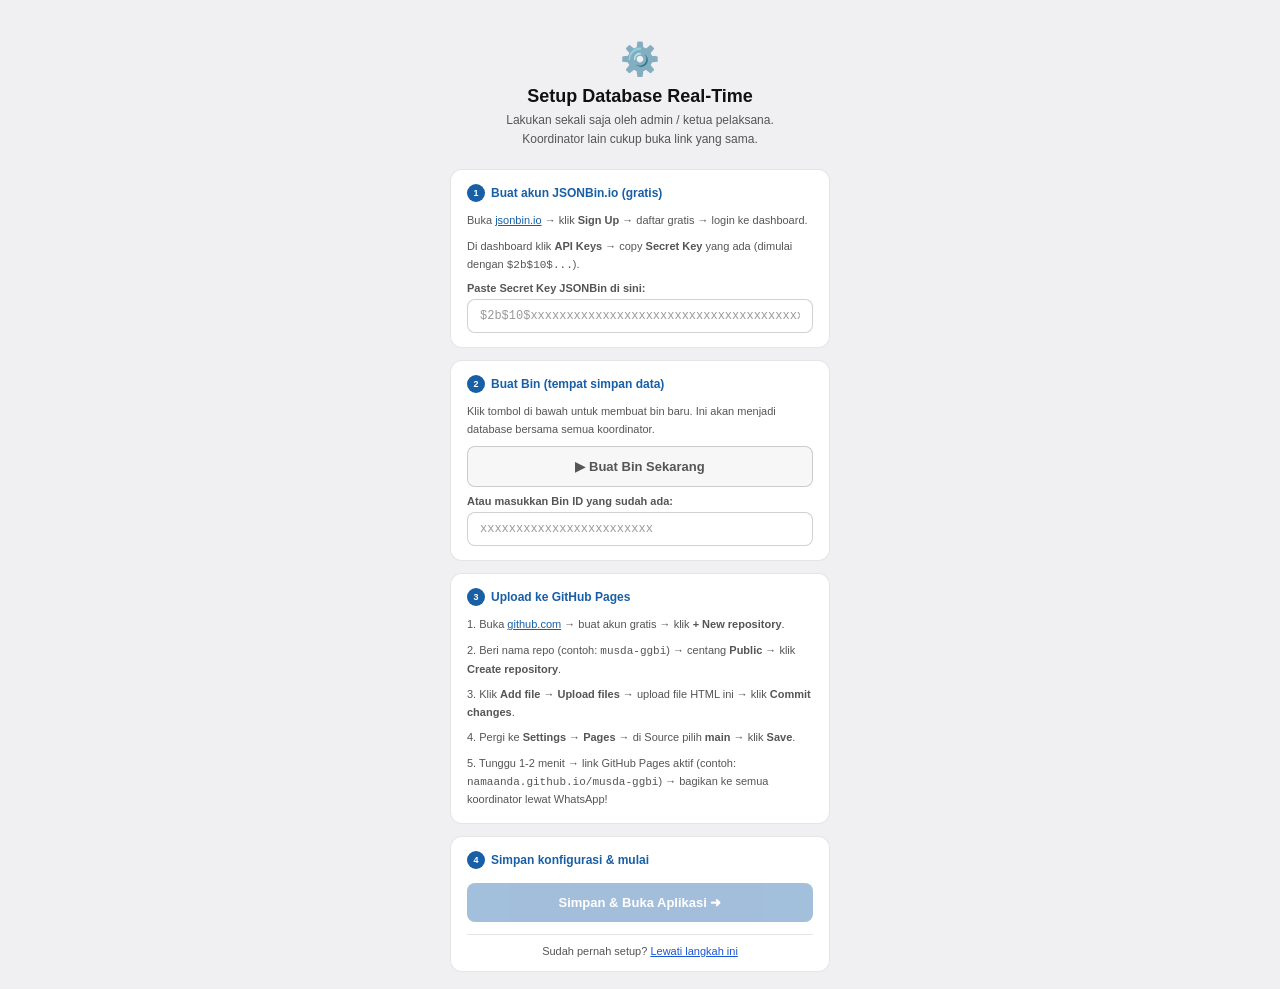
<file: musda_koordinator_realtime_v2.html>
<!DOCTYPE html>
<html lang="id">
<head>
<meta charset="UTF-8">
<meta name="viewport" content="width=device-width, initial-scale=1, maximum-scale=1">
<title>Koordinator Musda GGBI Jatengbagut</title>
<style>
*{box-sizing:border-box;margin:0;padding:0;-webkit-tap-highlight-color:transparent}
:root{
  --bg:#fff;--bg2:#f7f7f8;--bg3:#f0f0f2;--bgi:#eff6ff;
  --txt:#111;--txt2:#555;--txt3:#999;
  --txti:#1a56d6;
  --bdr:rgba(0,0,0,.10);--bdr2:rgba(0,0,0,.18);
  --r:8px;--rl:12px;
  --bl:#185FA5;--bli:#E6F1FB;--blm:#0C447C;
  --gr:#0F6E56;--gri:#E1F5EE;
  --am:#854F0B;--ami:#FAEEDA;
  --re:#993C1D;--rei:#FAECE7;
  --pu:#534AB7;--pui:#EEEDFE;
  --na:#0C447C;--nai:#B5D4F4;
  --gy:#5F5E5A;--gyi:#F1EFE8;
}
body{font-family:-apple-system,BlinkMacSystemFont,'Segoe UI',sans-serif;background:#f0f0f2;color:var(--txt)}
.app{max-width:420px;margin:0 auto;min-height:100vh;display:flex;flex-direction:column}

/* SETUP SCREEN */
.setup-wrap{flex:1;padding:20px;display:flex;flex-direction:column;gap:12px;min-height:100vh}
.setup-head{text-align:center;padding:20px 0 8px}
.setup-ico{font-size:32px;margin-bottom:8px}
.setup-title{font-size:18px;font-weight:600;margin-bottom:4px}
.setup-sub{font-size:12px;color:var(--txt2);line-height:1.6}
.setup-card{background:var(--bg);border:.5px solid var(--bdr);border-radius:var(--rl);padding:14px 16px}
.setup-card-title{font-size:12px;font-weight:600;color:var(--bl);margin-bottom:10px;display:flex;align-items:center;gap:6px}
.step-num{width:18px;height:18px;border-radius:50%;background:var(--bl);color:#fff;font-size:9px;font-weight:700;display:flex;align-items:center;justify-content:center;flex-shrink:0}
.step-row{display:flex;align-items:flex-start;gap:8px;margin-bottom:8px}
.step-row:last-child{margin-bottom:0}
.step-txt{font-size:11px;color:var(--txt2);line-height:1.6;flex:1}
.step-txt a{color:var(--bl);font-weight:500}
.inp-lbl{font-size:11px;font-weight:600;color:var(--txt2);margin-bottom:5px}
.inp{width:100%;padding:9px 12px;border-radius:var(--r);border:1px solid var(--bdr2);background:var(--bg);font-size:12px;color:var(--txt);font-family:monospace;outline:none}
.inp:focus{border-color:var(--bl)}
.inp::placeholder{color:var(--txt3);font-family:inherit}
.btn-setup{width:100%;padding:12px;background:var(--bl);color:#fff;border:none;border-radius:var(--r);font-size:13px;font-weight:600;cursor:pointer;margin-top:4px}
.btn-setup:disabled{opacity:.4;cursor:not-allowed}
.btn-setup.secondary{background:var(--bg2);color:var(--txt2);border:.5px solid var(--bdr2);margin-top:0}
.test-result{font-size:11px;padding:8px 10px;border-radius:var(--r);margin-top:8px;display:none}
.test-ok{background:var(--gri);color:var(--gr)}
.test-err{background:var(--rei);color:var(--re)}
.divider{border:none;border-top:.5px solid var(--bdr);margin:4px 0}

/* TOPBAR */
.top{background:var(--bg);border-bottom:.5px solid var(--bdr);padding:10px 14px;position:sticky;top:0;z-index:30}
.top-row{display:flex;align-items:flex-start;justify-content:space-between}
.top-title{font-size:13px;font-weight:600}
.top-sub{font-size:10px;color:var(--txt2);margin-top:1px}
.sync-row{display:flex;align-items:center;gap:4px;justify-content:flex-end}
.sdot{width:7px;height:7px;border-radius:50%;background:#A32D2D}
.sdot.ok{background:#15803d}
.sdot.spin{background:#854F0B;animation:pulse 1s infinite}
@keyframes pulse{0%,100%{opacity:1}50%{opacity:.3}}
.slbl{font-size:10px;color:var(--txt2)}
.top-pct{font-size:11px;font-weight:600;color:var(--bl);text-align:right;margin-top:2px}
.prog-bar{height:3px;background:var(--bdr);border-radius:2px;margin-top:7px;overflow:hidden}
.prog-fill{height:100%;border-radius:2px;background:var(--bl);transition:width .5s}

/* LOGIN */
.login-wrap{flex:1;display:flex;flex-direction:column;align-items:center;justify-content:center;padding:20px;min-height:75vh}
.login-ico{font-size:28px;margin-bottom:8px}
.login-title{font-size:16px;font-weight:600;text-align:center;margin-bottom:4px}
.login-sub{font-size:12px;color:var(--txt2);text-align:center;margin-bottom:18px;line-height:1.5}
.sgrid{display:grid;grid-template-columns:1fr 1fr;gap:8px;width:100%;margin-bottom:12px}
.sp{background:var(--bg);border:1.5px solid var(--bdr);border-radius:var(--rl);padding:10px 6px;cursor:pointer;text-align:center;transition:all .15s}
.sp.sel{border-width:2px}
.sp:active{transform:scale(.97)}
.sp-ico{font-size:20px;margin-bottom:3px}
.sp-name{font-size:11px;font-weight:600}
.ninp{width:100%;padding:10px 12px;border-radius:var(--r);border:1px solid var(--bdr2);background:var(--bg);font-size:13px;color:var(--txt);margin-bottom:10px;outline:none}
.ninp:focus{border-color:var(--bl)}
.btn-login{width:100%;padding:12px;background:var(--bl);color:#fff;border:none;border-radius:var(--r);font-size:13px;font-weight:600;cursor:pointer}
.btn-login:disabled{opacity:.4;cursor:not-allowed}
.link-setup{text-align:center;margin-top:10px;font-size:11px;color:var(--txti);cursor:pointer;text-decoration:underline}

/* PAGES */
.pages{flex:1}
.page{display:none;padding:10px;overflow-y:auto;height:calc(100vh - 115px)}
.page.on{display:block}

/* BNAV */
.bnav{background:var(--bg);border-top:.5px solid var(--bdr);display:flex;position:sticky;bottom:0;z-index:20}
.nb{flex:1;display:flex;flex-direction:column;align-items:center;padding:7px 2px 10px;border:none;background:transparent;cursor:pointer;gap:2px}
.nb-ico{font-size:18px;line-height:1}
.nb-lbl{font-size:9px;color:var(--txt3)}
.nb.on .nb-lbl{color:var(--bl);font-weight:600}

/* CARDS */
.card{background:var(--bg);border:.5px solid var(--bdr);border-radius:var(--rl);margin-bottom:8px;overflow:hidden}
.card-head{padding:10px 12px;display:flex;align-items:center;justify-content:space-between;cursor:pointer;user-select:none}
.card-head:active{background:var(--bg2)}
.ch-l{display:flex;align-items:flex-start;gap:8px}
.ch-dot{width:9px;height:9px;border-radius:50%;flex-shrink:0;margin-top:3px}
.ch-name{font-size:12px;font-weight:600}
.ch-sub{font-size:10px;color:var(--txt2);margin-top:1px}
.ch-r{display:flex;align-items:center;gap:5px}
.pct-sm{font-size:12px;font-weight:600}
.mbar{width:44px;height:4px;background:var(--bdr);border-radius:2px;overflow:hidden}
.mfill{height:100%;border-radius:2px;transition:width .4s}
.chev{font-size:10px;color:var(--txt3);transition:transform .2s;margin-left:2px}
.chev.op{transform:rotate(90deg)}

/* TASK */
.tl{border-top:.5px solid var(--bdr)}
.tr{display:flex;align-items:flex-start;gap:8px;padding:9px 12px;border-bottom:.5px solid var(--bdr);user-select:none}
.tr:last-child{border-bottom:none}
.tr.can{cursor:pointer}
.tr.can:active{background:var(--bg2)}
.chk{width:20px;height:20px;border-radius:5px;border:1.5px solid var(--bdr2);flex-shrink:0;display:flex;align-items:center;justify-content:center;font-size:11px;transition:all .15s;background:var(--bg)}
.chk.done{background:#0F6E56;border-color:#0F6E56;color:#fff}
.chk.rdone{background:var(--bli);border-color:var(--bl);color:var(--blm)}
.ttxt{font-size:11px;line-height:1.5;flex:1}
.ttxt.done{color:var(--txt3);text-decoration:line-through}
.tlock{font-size:9px;color:var(--txt3);margin-top:2px}

/* STATS */
.sgrid2{display:grid;grid-template-columns:repeat(2,minmax(0,1fr));gap:8px;margin-bottom:10px}
.sc{background:var(--bg2);border-radius:var(--r);padding:10px 12px}
.sl{font-size:10px;color:var(--txt2);margin-bottom:3px}
.sn{font-size:22px;font-weight:600}
.ss{font-size:10px;color:var(--txt3);margin-top:1px}

/* HERO */
.hero{border-radius:var(--rl);padding:14px;margin-bottom:10px;color:#fff}
.hero-lbl{font-size:11px;opacity:.8}
.hero-name{font-size:16px;font-weight:600;margin-top:2px}
.hero-pct{font-size:36px;font-weight:600;margin-top:4px}
.hero-bar{height:6px;background:rgba(0,0,0,.15);border-radius:3px;overflow:hidden;margin-top:8px}
.hero-bfill{height:100%;border-radius:3px;background:rgba(255,255,255,.7);transition:width .4s}
.hero-info{font-size:10px;opacity:.75;margin-top:5px}

/* ACTIVITY */
.fi{display:flex;gap:8px;padding:8px 12px;border-bottom:.5px solid var(--bdr)}
.fi:last-child{border-bottom:none}
.fdot{width:7px;height:7px;border-radius:50%;flex-shrink:0;margin-top:4px}
.fwho{font-size:11px;font-weight:600}
.ftxt{font-size:11px;color:var(--txt2);line-height:1.4;margin-top:1px}
.ftime{font-size:10px;color:var(--txt3);margin-top:2px}

/* ONLINE */
.opill{display:inline-flex;align-items:center;gap:4px;background:var(--bg2);border:.5px solid var(--bdr);border-radius:20px;padding:3px 8px;font-size:10px;color:var(--txt2);margin:0 3px 5px 0}
.opip{width:5px;height:5px;border-radius:50%}
.mybadge{font-size:9px;background:var(--bgi);color:var(--txti);padding:1px 5px;border-radius:10px;margin-left:3px}

/* CHAT */
.chat-list{padding:8px 0}
.mr{display:flex;gap:6px;padding:5px 10px;align-items:flex-end}
.mr.me{flex-direction:row-reverse}
.mav{width:24px;height:24px;border-radius:50%;display:flex;align-items:center;justify-content:center;font-size:9px;font-weight:700;flex-shrink:0;color:#fff}
.mb{max-width:78%;padding:8px 10px;border-radius:var(--rl);font-size:12px;line-height:1.5}
.mb.mine{background:var(--bgi);color:var(--txti);border-bottom-right-radius:3px}
.mb.other{background:var(--bg2);color:var(--txt);border-bottom-left-radius:3px}
.mwho{font-size:9px;color:var(--txt3);margin-top:2px}
.mwho.me-who{text-align:right}
.chat-bar{background:var(--bg);border-top:.5px solid var(--bdr);padding:8px 10px;display:flex;gap:6px;position:sticky;bottom:0}
.ci{flex:1;padding:9px 12px;border-radius:var(--r);border:1px solid var(--bdr2);background:var(--bg);font-size:12px;color:var(--txt);outline:none}
.ci:focus{border-color:var(--bl)}
.cs{padding:9px 14px;background:var(--bl);color:#fff;border:none;border-radius:var(--r);font-size:12px;font-weight:600;cursor:pointer}

.sec-lbl{font-size:10px;font-weight:600;color:var(--txt3);padding:3px 2px 6px;letter-spacing:.04em}
.empty{text-align:center;padding:32px 16px;font-size:12px;color:var(--txt3)}
.toast{position:fixed;bottom:72px;left:50%;transform:translateX(-50%);background:rgba(0,0,0,.8);color:#fff;border-radius:20px;padding:6px 16px;font-size:11px;opacity:0;transition:opacity .3s;pointer-events:none;z-index:100;white-space:nowrap}
.toast.show{opacity:1}
</style>
</head>
<body>
<div class="app" id="app">

<!-- TOPBAR (hidden until logged in) -->
<div class="top" id="topbar" style="display:none">
  <div class="top-row">
    <div><div class="top-title">Koordinator Musda GGBI Jatengbagut</div>
    <div class="top-sub">8 Juni 2025 &bull; Aula Frank Lewis, STT Baptis Indonesia</div></div>
    <div style="text-align:right">
      <div class="sync-row"><div class="sdot spin" id="sdot"></div><span class="slbl" id="slbl">Menghubungkan...</span></div>
      <div class="top-pct" id="tpct">0%</div>
    </div>
  </div>
  <div class="prog-bar"><div class="prog-fill" id="tpfill" style="width:0%"></div></div>
</div>

<!-- SETUP SCREEN -->
<div id="setup-screen">
<div class="setup-wrap">
  <div class="setup-head">
    <div class="setup-ico">&#9881;&#65039;</div>
    <div class="setup-title">Setup Database Real-Time</div>
    <div class="setup-sub">Lakukan sekali saja oleh admin / ketua pelaksana.<br>Koordinator lain cukup buka link yang sama.</div>
  </div>

  <div class="setup-card">
    <div class="setup-card-title"><div class="step-num">1</div> Buat akun JSONBin.io (gratis)</div>
    <div class="step-row"><div class="step-txt">Buka <a href="https://jsonbin.io" target="_blank">jsonbin.io</a> &rarr; klik <b>Sign Up</b> &rarr; daftar gratis &rarr; login ke dashboard.</div></div>
    <div class="step-row"><div class="step-txt">Di dashboard klik <b>API Keys</b> &rarr; copy <b>Secret Key</b> yang ada (dimulai dengan <code>$2b$10$...</code>).</div></div>
    <div class="inp-lbl">Paste Secret Key JSONBin di sini:</div>
    <input class="inp" id="inp-apikey" placeholder="$2b$10$xxxxxxxxxxxxxxxxxxxxxxxxxxxxxxxxxxxxxxxx..." maxlength="80">
  </div>

  <div class="setup-card">
    <div class="setup-card-title"><div class="step-num">2</div> Buat Bin (tempat simpan data)</div>
    <div class="step-row"><div class="step-txt">Klik tombol di bawah untuk membuat bin baru. Ini akan menjadi database bersama semua koordinator.</div></div>
    <button class="btn-setup secondary" id="btn-create-bin" onclick="createBin()">&#9654; Buat Bin Sekarang</button>
    <div class="test-result" id="bin-result"></div>
    <div style="height:8px"></div>
    <div class="inp-lbl">Atau masukkan Bin ID yang sudah ada:</div>
    <input class="inp" id="inp-binid" placeholder="xxxxxxxxxxxxxxxxxxxxxxxx" maxlength="30" oninput="checkSetup()">
  </div>

  <div class="setup-card">
    <div class="setup-card-title"><div class="step-num">3</div> Upload ke GitHub Pages</div>
    <div class="step-row"><div class="step-txt">1. Buka <a href="https://github.com" target="_blank">github.com</a> &rarr; buat akun gratis &rarr; klik <b>+ New repository</b>.</div></div>
    <div class="step-row"><div class="step-txt">2. Beri nama repo (contoh: <code>musda-ggbi</code>) &rarr; centang <b>Public</b> &rarr; klik <b>Create repository</b>.</div></div>
    <div class="step-row"><div class="step-txt">3. Klik <b>Add file &rarr; Upload files</b> &rarr; upload file HTML ini &rarr; klik <b>Commit changes</b>.</div></div>
    <div class="step-row"><div class="step-txt">4. Pergi ke <b>Settings &rarr; Pages</b> &rarr; di Source pilih <b>main</b> &rarr; klik <b>Save</b>.</div></div>
    <div class="step-row"><div class="step-txt">5. Tunggu 1-2 menit &rarr; link GitHub Pages aktif (contoh: <code>namaanda.github.io/musda-ggbi</code>) &rarr; bagikan ke semua koordinator lewat WhatsApp!</div></div>
  </div>

  <div class="setup-card">
    <div class="setup-card-title"><div class="step-num">4</div> Simpan konfigurasi &amp; mulai</div>
    <button class="btn-setup" id="btn-save-setup" onclick="saveSetup()" disabled>Simpan &amp; Buka Aplikasi &#10140;</button>
    <div class="test-result" id="setup-result"></div>
    <hr class="divider" style="margin-top:12px">
    <div style="text-align:center;margin-top:10px;font-size:11px;color:var(--txt2)">Sudah pernah setup? <span style="color:var(--txti);cursor:pointer;text-decoration:underline" onclick="skipSetup()">Lewati langkah ini</span></div>
  </div>
</div>
</div>

<!-- LOGIN SCREEN -->
<div id="login-screen" style="display:none">
  <div class="login-wrap">
    <div class="login-ico">&#9997;&#65039;</div>
    <div class="login-title">Masuk sebagai Koordinator</div>
    <div class="login-sub">Pilih seksi Anda. Progress akan tersinkron<br>real-time ke semua koordinator.</div>
    <div class="sgrid" id="seksi-grid"></div>
    <input class="ninp" id="ninp" placeholder="Nama koordinator Anda..." maxlength="30" oninput="chkLogin()">
    <button class="btn-login" id="btn-login" onclick="doLogin()" disabled>Masuk &#10140;</button>
    <div class="link-setup" onclick="showSetup()">&#9881; Ubah konfigurasi database</div>
  </div>
</div>

<!-- MAIN APP -->
<div id="main-screen" style="display:none">
  <div class="pages">
    <div class="page on" id="pg-home"><div id="hc"></div></div>
    <div class="page" id="pg-mine"><div style="height:8px"></div><div id="mc"></div></div>
    <div class="page" id="pg-all"><div style="height:8px"></div><div id="ac"></div></div>
    <div class="page" id="pg-chat">
      <div class="chat-list" id="chatlist"></div>
      <div class="chat-bar">
        <input class="ci" id="cinp" placeholder="Pesan ke semua koordinator..." maxlength="200">
        <button class="cs" onclick="sendChat()">Kirim</button>
      </div>
    </div>
  </div>
  <div class="bnav">
    <button class="nb on" onclick="nav('home',this)"><span class="nb-ico">&#127968;</span><span class="nb-lbl">Beranda</span></button>
    <button class="nb" onclick="nav('mine',this)"><span class="nb-ico">&#9989;</span><span class="nb-lbl">Seksi Saya</span></button>
    <button class="nb" onclick="nav('all',this)"><span class="nb-ico">&#128101;</span><span class="nb-lbl">Semua Seksi</span></button>
    <button class="nb" onclick="nav('chat',this)"><span class="nb-ico">&#128172;</span><span class="nb-lbl">Chat <span id="cbadge" style="display:none;background:#e24b4a;color:#fff;border-radius:10px;padding:0 4px;font-size:9px;margin-left:2px"></span></span></button>
  </div>
</div>

<div class="toast" id="toast"></div>
</div>

<script>
// ─── CONFIG ────────────────────────────────────────────────────
const SEKSI=[
  {id:'acara',name:'Acara & Persidangan',ico:'&#127909;',c:'#185FA5',li:'#E6F1FB',tasks:['Susun rundown detail menit per menit','Siapkan tata tertib & mekanisme sidang','Koordinasi pimpinan sidang & notulis','Gladi bersih seluruh susunan acara','Briefing panitia acara H-1','Pastikan semua sesi berjalan tepat waktu']},
  {id:'ibadah',name:'Ibadah & Rohani',ico:'&#128214;',c:'#534AB7',li:'#EEEDFE',tasks:['Koordinasi pendeta / pembicara firman','Susun liturgi ibadah pembukaan','Koordinasi tim musik & worship leader','Siapkan PPT, mic & perlengkapan ibadah','Gladi ibadah pembukaan & penutup','Siapkan doa berkat kepengurusan baru']},
  {id:'perlengkapan',name:'Perlengkapan & Logistik',ico:'&#128295;',c:'#854F0B',li:'#FAEEDA',tasks:['Konfirmasi booking Aula Frank Lewis','Siapkan & cek sound system dan mic','Siapkan LCD proyektor & layar','Atur tata letak meja & kursi 173 peserta','Pasang dekorasi & backdrop Musda','Test semua peralatan teknis H-1']},
  {id:'konsumsi',name:'Konsumsi',ico:'&#9749;',c:'#993C1D',li:'#FAECE7',tasks:['Koordinasi vendor coffee time 08.00','Konfirmasi menu makan siang 173 orang','Siapkan air mineral & minuman sidang','Atur titik distribusi konsumsi di aula','Briefing tim konsumsi hari-H','Pastikan konsumsi tersedia tepat waktu']},
  {id:'registrasi',name:'Registrasi & Tamu',ico:'&#128203;',c:'#0F6E56',li:'#E1F5EE',tasks:['Rekap data utusan gereja induk (110 org)','Rekap data utusan cabang & BPW (22 org)','Cetak name tag semua peserta','Siapkan meja registrasi & goodie bag','Briefing petugas registrasi','Kelola absensi & kuorum hari-H']},
  {id:'dokumentasi',name:'Dokumentasi & Publikasi',ico:'&#128247;',c:'#0C447C',li:'#B5D4F4',tasks:['Konfirmasi fotografer & videografer','Buat konten promosi Musda (poster dll)','Siapkan peralatan foto & video','Live update media sosial hari-H','Dokumentasi semua sesi penting','Kirim laporan foto ke BPD pasca Musda']},
  {id:'keamanan',name:'Keamanan',ico:'&#128737;',c:'#5F5E5A',li:'#F1EFE8',tasks:['Koordinasi petugas keamanan (2 orang)','Siapkan sistem & area parkir kendaraan','Siapkan kotak P3K & obat-obatan','Briefing tim keamanan H-1','Atur akses masuk & keamanan aula','Pantau ketertiban selama Musda']},
];

const JSONBIN_BASE = 'https://api.jsonbin.io/v3/b';
const LS_CFG = 'musda_cfg_v1';
const LS_ME  = 'musda_me_v1';

let CFG = {apiKey:'', binId:''};
let ME = null;
let openSec = {};
let curPage = 'home';
let lastData = null;
let lastChatLen = 0;
let pollTimer = null;
let writing = false;

// ─── HELPERS ────────────────────────────────────────────────────
function ts(){ return Date.now(); }
function ago(t){
  const d=Math.floor((ts()-t)/1000);
  if(d<5) return 'baru saja';
  if(d<60) return d+'d lalu';
  if(d<3600) return Math.floor(d/60)+'m lalu';
  if(d<86400) return Math.floor(d/3600)+'j lalu';
  return Math.floor(d/86400)+'hr lalu';
}
function initials(n){ return n.split(' ').map(w=>w[0]).join('').slice(0,2).toUpperCase(); }
function toast(msg, dur=2000){
  const t=document.getElementById('toast');
  t.textContent=msg; t.classList.add('show');
  setTimeout(()=>t.classList.remove('show'), dur);
}
function setSync(state, txt){
  const d=document.getElementById('sdot');
  const l=document.getElementById('slbl');
  if(!d||!l) return;
  d.className='sdot '+(state==='ok'?'ok':state==='err'?'':'spin');
  l.textContent=txt;
}

// ─── JSONBIN API ─────────────────────────────────────────────────
async function jbGet(){
  const r = await fetch(`${JSONBIN_BASE}/${CFG.binId}/latest`,{
    headers:{'X-Master-Key':CFG.apiKey,'X-Bin-Meta':'false'}
  });
  if(!r.ok) throw new Error('GET failed '+r.status);
  return r.json();
}
async function jbPut(data){
  const r = await fetch(`${JSONBIN_BASE}/${CFG.binId}`,{
    method:'PUT',
    headers:{'Content-Type':'application/json','X-Master-Key':CFG.apiKey,'X-Bin-Meta':'false'},
    body: JSON.stringify(data)
  });
  if(!r.ok) throw new Error('PUT failed '+r.status);
  return r.json();
}
async function jbCreate(apiKey){
  const initial = {tasks:{},online:{},activity:[],chat:[]};
  const r = await fetch(JSONBIN_BASE,{
    method:'POST',
    headers:{'Content-Type':'application/json','X-Master-Key':apiKey,'X-Bin-Versioning':'false'},
    body: JSON.stringify(initial)
  });
  if(!r.ok) throw new Error('Create failed '+r.status);
  const j = await r.json();
  return j.metadata?.id || j.id;
}

// ─── SETUP LOGIC ─────────────────────────────────────────────────
async function createBin(){
  const apiKey = document.getElementById('inp-apikey').value.trim();
  if(!apiKey){ alert('Masukkan API Key terlebih dahulu.'); return; }
  const btn = document.getElementById('btn-create-bin');
  const res = document.getElementById('bin-result');
  btn.disabled=true; btn.textContent='Membuat bin...';
  try{
    const binId = await jbCreate(apiKey);
    document.getElementById('inp-binid').value = binId;
    res.style.display='block'; res.className='test-result test-ok';
    res.innerHTML='&#10003; Bin berhasil dibuat! Bin ID: <b>'+binId+'</b>';
    checkSetup();
  } catch(e){
    res.style.display='block'; res.className='test-result test-err';
    res.textContent='&#10007; Gagal: '+e.message+'. Pastikan API Key benar.';
  }
  btn.disabled=false; btn.textContent='&#9654; Buat Bin Sekarang';
}

function checkSetup(){
  const k = document.getElementById('inp-apikey').value.trim();
  const b = document.getElementById('inp-binid').value.trim();
  document.getElementById('btn-save-setup').disabled = !(k && b.length >= 10);
}
document.getElementById('inp-apikey').addEventListener('input', checkSetup);

async function saveSetup(){
  const k = document.getElementById('inp-apikey').value.trim();
  const b = document.getElementById('inp-binid').value.trim();
  const res = document.getElementById('setup-result');
  const btn = document.getElementById('btn-save-setup');
  btn.disabled=true; btn.textContent='Menguji koneksi...';
  try{
    CFG = {apiKey:k, binId:b};
    await jbGet();
    localStorage.setItem(LS_CFG, JSON.stringify(CFG));
    res.style.display='block'; res.className='test-result test-ok';
    res.textContent='&#10003; Koneksi berhasil! Membuka aplikasi...';
    setTimeout(showLogin, 800);
  } catch(e){
    res.style.display='block'; res.className='test-result test-err';
    res.textContent='&#10007; Koneksi gagal: '+e.message+'. Periksa kembali API Key dan Bin ID.';
    btn.disabled=false; btn.textContent='Simpan & Buka Aplikasi &#10140;';
  }
}

function skipSetup(){
  const saved = localStorage.getItem(LS_CFG);
  if(saved){ CFG=JSON.parse(saved); showLogin(); }
  else{ alert('Belum ada konfigurasi tersimpan. Silakan setup terlebih dahulu.'); }
}

function showSetup(){
  document.getElementById('setup-screen').style.display='';
  document.getElementById('login-screen').style.display='none';
  document.getElementById('main-screen').style.display='none';
  document.getElementById('topbar').style.display='none';
  const saved = localStorage.getItem(LS_CFG);
  if(saved){ const c=JSON.parse(saved); document.getElementById('inp-apikey').value=c.apiKey||''; document.getElementById('inp-binid').value=c.binId||''; checkSetup(); }
}

function showLogin(){
  document.getElementById('setup-screen').style.display='none';
  document.getElementById('login-screen').style.display='';
  document.getElementById('main-screen').style.display='none';
  document.getElementById('topbar').style.display='none';
  buildSeksiGrid();
  const savedMe = localStorage.getItem(LS_ME);
  if(savedMe){ ME=JSON.parse(savedMe); startApp(); }
}

// ─── LOGIN ───────────────────────────────────────────────────────
function buildSeksiGrid(){
  document.getElementById('seksi-grid').innerHTML = SEKSI.map(s=>`
    <div class="sp" data-id="${s.id}" data-c="${s.c}" onclick="pickSeksi(this)">
      <div class="sp-ico">${s.ico}</div>
      <div class="sp-name" style="color:${s.c}">${s.name}</div>
    </div>`).join('');
}

function pickSeksi(el){
  document.querySelectorAll('.sp').forEach(e=>{e.classList.remove('sel');e.style.borderColor='rgba(0,0,0,.1)';});
  el.classList.add('sel'); el.style.borderColor=el.dataset.c;
  chkLogin();
}
function chkLogin(){
  const sel=document.querySelector('.sp.sel');
  const n=document.getElementById('ninp').value.trim();
  document.getElementById('btn-login').disabled=!(sel&&n.length>=2);
}
function doLogin(){
  const sel=document.querySelector('.sp.sel');
  const n=document.getElementById('ninp').value.trim();
  if(!sel||!n) return;
  ME={uid:sel.dataset.id+'_'+ts(), name:n, seksiId:sel.dataset.id};
  localStorage.setItem(LS_ME, JSON.stringify(ME));
  startApp();
}

// ─── APP ─────────────────────────────────────────────────────────
function startApp(){
  document.getElementById('login-screen').style.display='none';
  document.getElementById('setup-screen').style.display='none';
  document.getElementById('main-screen').style.display='';
  document.getElementById('topbar').style.display='';
  document.getElementById('cinp').addEventListener('keydown',e=>{if(e.key==='Enter')sendChat();});
  poll();
  pollTimer = setInterval(poll, 5000);
  setInterval(heartbeat, 20000);
}

async function heartbeat(){
  if(!ME||writing) return;
  try{
    const d = await jbGet();
    d.online = d.online||{};
    d.online[ME.uid] = {name:ME.name, seksi:ME.seksiId, color:getSeksi(ME.seksiId)?.c||'#888', ts:ts()};
    await jbPut(d);
  } catch(e){}
}

async function poll(){
  try{
    const d = await jbGet();
    const sig = JSON.stringify(d);
    setSync('ok', onlineList(d).length+' koordinator online');
    if(sig !== JSON.stringify(lastData)){
      lastData = d;
      render(d);
      if(curPage!=='chat'){
        const nc=(d.chat||[]).length;
        if(nc>lastChatLen){ const b=document.getElementById('cbadge'); b.style.display=''; b.textContent='+'+(nc-lastChatLen); }
      }
    }
  } catch(e){ setSync('err','Gagal sinkron'); }
}

function getSeksi(id){ return SEKSI.find(s=>s.id===id); }
function onlineList(d){ return Object.values(d.online||{}).filter(u=>(ts()-u.ts)<90000); }

function calcPct(d,sid){
  const s=getSeksi(sid); if(!s) return 0;
  const done=s.tasks.filter((_,i)=>d.tasks&&d.tasks[sid+'_'+i]).length;
  return Math.round(done/s.tasks.length*100);
}
function calcTotal(d){
  const all=SEKSI.flatMap(s=>s.tasks.map((_,i)=>!!(d.tasks&&d.tasks[s.id+'_'+i])));
  return Math.round(all.filter(Boolean).length/all.length*100);
}

async function toggleTask(sid,idx){
  if(!ME||ME.seksiId!==sid||writing) return;
  writing=true; setSync('spin','Menyimpan...');
  try{
    const d=await jbGet();
    const k=sid+'_'+idx;
    d.tasks=d.tasks||{};
    d.tasks[k]=!d.tasks[k];
    const s=getSeksi(sid);
    d.activity=d.activity||[];
    d.activity.unshift({who:ME.name,seksi:s.name,c:s.c,txt:(d.tasks[k]?'Selesai: ':'Batal: ')+'"'+s.tasks[idx]+'"',ts:ts()});
    if(d.activity.length>40) d.activity=d.activity.slice(0,40);
    d.online=d.online||{};
    d.online[ME.uid]={name:ME.name,seksi:ME.seksiId,color:s.c,ts:ts()};
    await jbPut(d);
    lastData=d; render(d);
    setSync('ok','Tersimpan');
    toast(d.tasks[k]?'&#10003; Task selesai!':'Task dibatalkan');
  } catch(e){ toast('Gagal menyimpan. Coba lagi.'); setSync('err','Gagal'); }
  writing=false;
}

async function sendChat(){
  const inp=document.getElementById('cinp');
  const msg=inp.value.trim(); if(!msg||!ME||writing) return;
  inp.value=''; writing=true;
  try{
    const d=await jbGet();
    d.chat=d.chat||[];
    d.chat.push({uid:ME.uid,name:ME.name,seksi:ME.seksiId,c:getSeksi(ME.seksiId)?.c||'#888',msg,ts:ts()});
    if(d.chat.length>80) d.chat=d.chat.slice(-80);
    await jbPut(d);
    lastData=d; render(d);
  } catch(e){ toast('Pesan gagal terkirim.'); }
  writing=false;
}

// ─── NAV ─────────────────────────────────────────────────────────
function nav(page,btn){
  document.querySelectorAll('.page').forEach(p=>p.classList.remove('on'));
  document.querySelectorAll('.nb').forEach(b=>b.classList.remove('on'));
  document.getElementById('pg-'+page).classList.add('on');
  if(btn) btn.classList.add('on');
  curPage=page;
  if(page==='chat'){ document.getElementById('cbadge').style.display='none'; lastChatLen=(lastData?.chat||[]).length; }
  if(lastData) render(lastData);
}
function toggleSection(id){ openSec[id]=openSec[id]===false; if(lastData) renderAll(lastData); }

// ─── RENDER ──────────────────────────────────────────────────────
function render(d){
  const pct=calcTotal(d);
  document.getElementById('tpfill').style.width=pct+'%';
  document.getElementById('tpct').textContent=pct+'%';
  if(curPage==='home') renderHome(d);
  else if(curPage==='mine') renderMine(d);
  else if(curPage==='all') renderAll(d);
  else if(curPage==='chat') renderChat(d);
}

function renderHome(d){
  const ol=onlineList(d);
  const pct=calcTotal(d);
  const done=SEKSI.flatMap(s=>s.tasks.map((_,i)=>!!(d.tasks&&d.tasks[s.id+'_'+i]))).filter(Boolean).length;
  const total=SEKSI.reduce((a,s)=>a+s.tasks.length,0);
  const days=Math.max(0,Math.ceil((new Date('2025-06-08')-new Date())/864e5));

  let h='<div style="height:8px"></div>';
  h+=`<div class="sgrid2">
    <div class="sc"><div class="sl">Progress total</div><div class="sn">${pct}%</div><div class="ss">semua seksi</div></div>
    <div class="sc"><div class="sl">Task selesai</div><div class="sn">${done}</div><div class="ss">dari ${total} task</div></div>
    <div class="sc"><div class="sl">Koordinator online</div><div class="sn">${ol.length}</div><div class="ss">dari 7 seksi</div></div>
    <div class="sc"><div class="sl">Sisa hari</div><div class="sn">${days}</div><div class="ss">menuju hari-H</div></div>
  </div>`;

  if(ol.length>0){
    h+=`<div class="sec-lbl">KOORDINATOR AKTIF SEKARANG</div><div style="padding:2px 0 8px;display:flex;flex-wrap:wrap">`;
    ol.forEach(u=>{ h+=`<div class="opill"><div class="opip" style="background:${u.color}"></div>${u.name}${u.id===ME?.uid?'<span class="mybadge">Saya</span>':''}</div>`; });
    h+=`</div>`;
  }

  h+=`<div class="sec-lbl">PROGRESS SEMUA SEKSI</div>`;
  SEKSI.forEach(s=>{
    const p=calcPct(d,s.id);
    const dn=s.tasks.filter((_,i)=>d.tasks&&d.tasks[s.id+'_'+i]).length;
    h+=`<div class="card" style="margin-bottom:6px">
      <div class="card-head" style="cursor:default;padding:9px 12px">
        <div class="ch-l"><div class="ch-dot" style="background:${s.c}"></div>
          <div><div class="ch-name">${s.name}</div><div class="ch-sub">${dn}/${s.tasks.length} task selesai</div></div>
        </div>
        <div class="ch-r">
          <span class="pct-sm" style="color:${s.c}">${p}%</span>
          <div class="mbar"><div class="mfill" style="width:${p}%;background:${s.c}"></div></div>
        </div>
      </div>
    </div>`;
  });

  const acts=(d.activity||[]).slice(0,6);
  if(acts.length>0){
    h+=`<div class="sec-lbl" style="margin-top:4px">AKTIVITAS TERKINI</div><div class="card"><div>`;
    acts.forEach(a=>{ h+=`<div class="fi"><div class="fdot" style="background:${a.c}"></div><div><div class="fwho">${a.who} <span style="font-weight:400;color:var(--txt2)">(${a.seksi})</span></div><div class="ftxt">${a.txt}</div><div class="ftime">${ago(a.ts)}</div></div></div>`; });
    h+=`</div></div>`;
  }
  document.getElementById('hc').innerHTML=h;
}

function renderMine(d){
  if(!ME) return;
  const s=getSeksi(ME.seksiId); if(!s) return;
  const pct=calcPct(d,s.id);
  const done=s.tasks.filter((_,i)=>d.tasks&&d.tasks[s.id+'_'+i]).length;
  let h=`<div class="hero" style="background:${s.c}">
    <div class="hero-lbl">Seksi saya</div>
    <div class="hero-name">${s.name}</div>
    <div class="hero-pct">${pct}%</div>
    <div class="hero-bar"><div class="hero-bfill" style="width:${pct}%"></div></div>
    <div class="hero-info">${done} dari ${s.tasks.length} task selesai &bull; ${ME.name}</div>
  </div>
  <div class="sec-lbl">TASK SEKSI SAYA &mdash; ketuk untuk update status</div>
  <div class="card"><div class="tl">`;
  s.tasks.forEach((t,i)=>{
    const dn=!!(d.tasks&&d.tasks[s.id+'_'+i]);
    h+=`<div class="tr can" onclick="toggleTask('${s.id}',${i})">
      <div class="chk ${dn?'done':''}">${dn?'&#10003;':''}</div>
      <div style="flex:1"><div class="ttxt ${dn?'done':''}">${t}</div>
      <div style="font-size:10px;color:${s.c};margin-top:2px">${s.name}</div></div>
    </div>`;
  });
  h+=`</div></div>`;
  document.getElementById('mc').innerHTML=h;
}

function renderAll(d){
  let h='';
  SEKSI.forEach(s=>{
    const pct=calcPct(d,s.id);
    const mine=ME&&ME.seksiId===s.id;
    const isOpen=openSec[s.id]!==false;
    const done=s.tasks.filter((_,i)=>d.tasks&&d.tasks[s.id+'_'+i]).length;
    h+=`<div class="card">
      <div class="card-head" onclick="toggleSection('${s.id}')">
        <div class="ch-l"><div class="ch-dot" style="background:${s.c}"></div>
          <div><div class="ch-name">${s.name}${mine?'<span class="mybadge" style="font-size:9px;background:#eff6ff;color:#1a56d6;padding:1px 5px;border-radius:10px;margin-left:4px">Saya</span>':''}</div>
          <div class="ch-sub">${done}/${s.tasks.length} task selesai</div></div>
        </div>
        <div class="ch-r">
          <span class="pct-sm" style="color:${s.c}">${pct}%</span>
          <div class="mbar"><div class="mfill" style="width:${pct}%;background:${s.c}"></div></div>
          <span class="chev ${isOpen?'op':''}">&#9654;</span>
        </div>
      </div>`;
    if(isOpen){
      h+=`<div class="tl">`;
      s.tasks.forEach((t,i)=>{
        const dn=!!(d.tasks&&d.tasks[s.id+'_'+i]);
        h+=`<div class="tr ${mine?'can':''}" ${mine?`onclick="toggleTask('${s.id}',${i})"`:''}>
          <div class="chk ${dn?(mine?'done':'rdone'):''}">${dn?'&#10003;':''}</div>
          <div style="flex:1"><div class="ttxt ${dn?'done':''}">${t}</div>
          ${!mine?`<div class="tlock">Hanya koordinator ${s.name}</div>`:''}
          </div>
        </div>`;
      });
      h+=`</div>`;
    }
    h+=`</div>`;
  });
  document.getElementById('ac').innerHTML=h;
}

function renderChat(d){
  const msgs=d.chat||[];
  const el=document.getElementById('chatlist');
  if(msgs.length===0){ el.innerHTML='<div class="empty">Belum ada pesan. Mulai diskusi dengan koordinator lain!</div>'; return; }
  let h='<div style="height:8px"></div>';
  msgs.forEach(m=>{
    const mine=ME&&m.uid===ME.uid;
    h+=`<div class="mr ${mine?'me':''}">
      <div class="mav" style="background:${m.c}">${initials(m.name)}</div>
      <div>
        <div class="mb ${mine?'mine':'other'}">${m.msg}</div>
        <div class="mwho ${mine?'me-who':''}">${m.name} &bull; ${ago(m.ts)}</div>
      </div>
    </div>`;
  });
  el.innerHTML=h; el.scrollTop=el.scrollHeight;
  lastChatLen=msgs.length;
}

// ─── INIT ─────────────────────────────────────────────────────────
(function init(){
  const saved=localStorage.getItem(LS_CFG);
  if(saved){ CFG=JSON.parse(saved); showLogin(); }
  else{ showSetup(); }
})();
</script>
</body>
</html>
</file>
